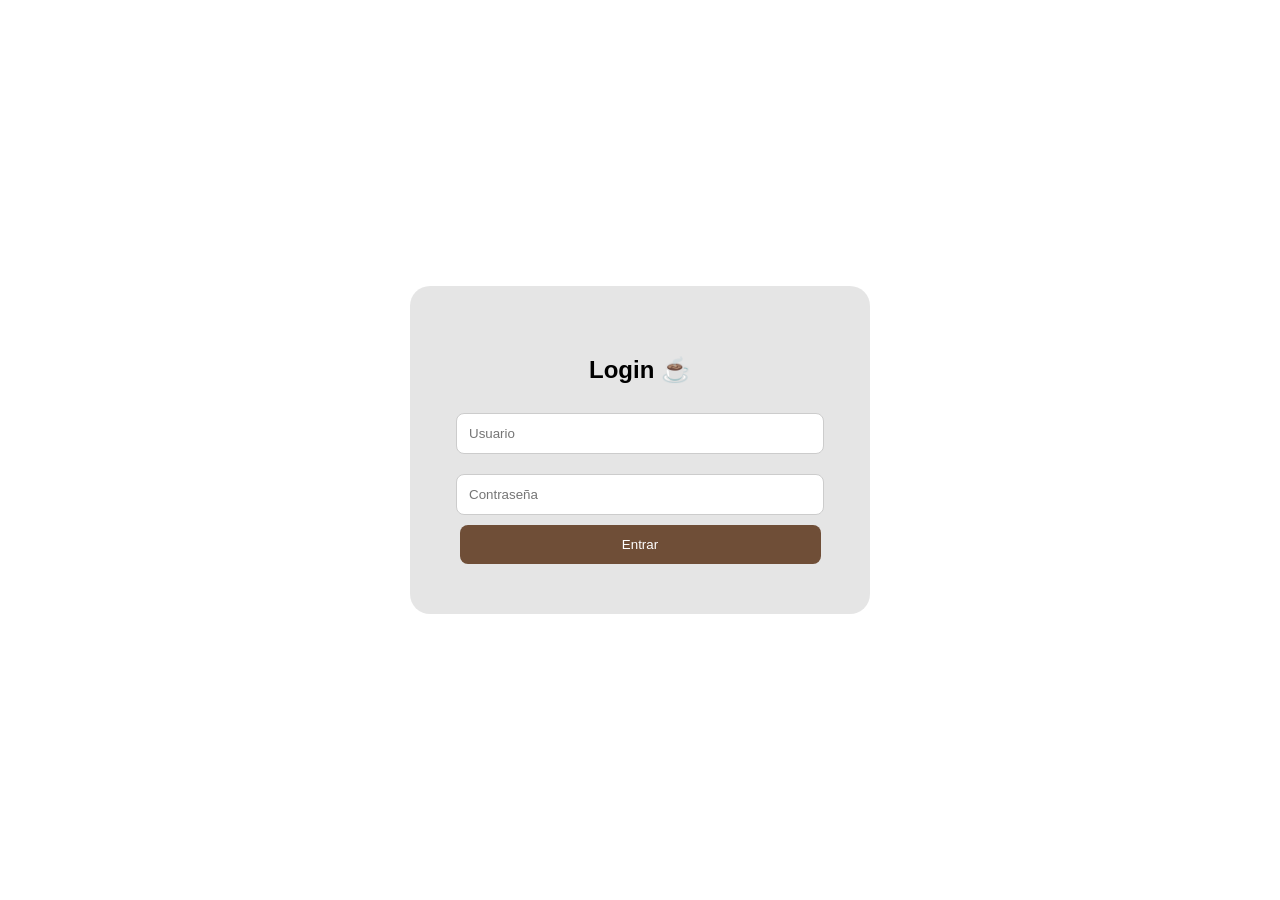
<file: index.html>
<!DOCTYPE html>
<html lang="en">
<head>
  <meta charset="UTF-8">
  <meta name="viewport" content="width=device-width, initial-scale=1.0">
<link rel="stylesheet" href="style.css">
  <link href="https://cdn.jsdelivr.net/npm/bootstrap@5.3.8/dist/css/bootstrap.min.css" rel="stylesheet" integrity="sha384-sRIl4kxILFvY47J16cr9ZwB07vP4J8+LH7qKQnuqkuIAvNWLzeN8tE5YBujZqJLB" crossorigin="anonymous">
  <script src="https://cdn.jsdelivr.net/npm/bootstrap@5.3.8/dist/js/bootstrap.bundle.min.js" integrity="sha384-FKyoEForCGlyvwx9Hj09JcYn3nv7wiPVlz7YYwJrWVcXK/BmnVDxM+D2scQbITxI" crossorigin="anonymous"></script>
  <title>Document</title>

</head>
<body>
  

 
 <nav class="navbar navbar-expand-lg navbar-dark fixed-top" style=" background: linear-gradient(to bottom, rgba(0, 0, 0, 0.993), rgba(0,0,0,0.3), transparent);" >
  <div class="container-fluid">
    
    <!-- Logo -->
 <a class="navbar-brand fw-bold" href="index.html">
  <img src="imagenes/logo2.jpg" alt="Logo" class="logo-navbar">
</a>


    <!-- Botón responsive -->
    <button class="navbar-toggler" type="button" data-bs-toggle="collapse" 
            data-bs-target="#navbarNav" aria-controls="navbarNav" 
            aria-expanded="false" aria-label="Toggle navigation">
      <span class="navbar-toggler-icon"></span>
    </button>

 <!-- Links -->
<div class="collapse navbar-collapse" id="navbarNav">

  <!-- Menú centrado -->
  <ul class="navbar-nav mx-auto">
    <li class="nav-item mx-3">
      <a class="nav-link active fw-bold" aria-current="page" href="index.html">Inicio</a>
    </li>

    <li class="nav-item dropdown mx-3">
      <a class="nav-link fw-bold dropdown-toggle" href="" role="button" data-bs-toggle="dropdown" aria-expanded="false">
        Bebidas
      </a>
      <ul class="dropdown-menu dropdown-menu-brown">
        <li><a class="dropdown-item" href="bebidasFrias.html">Bebidas Frías</a></li>
        <li><a class="dropdown-item" href="bebidasCalientes.html">Bebidas Calientes</a></li>
      </ul>
    </li>

   
      <li class="nav-item mx-3">
      <a class="nav-link fw-bold" aria-current="page" href="Acompañamientos.html">Acompañamientos</a>
    </li>

    <li class="nav-item mx-3">
      <a class="nav-link fw-bold" href="nosotros.html">Nosotros</a>
    </li>
   
  </ul>

  <!-- Botón login a la derecha -->
<a href="#" onclick="logout()" class="btn-login ms-lg-3">Logout</a>
</div>

  </div>
</nav>



<div class="ImagenHome">
  <img src="imagenes/imagentop.jpg" alt="Imagen de fondo" style="width: 100%; height: 100vh; object-fit: cover;">
  <div class="texto-encima">
    <h1>El aroma que despierta tus sentidos ☕</h1>
    <p>Comenzá tu día con el sabor auténtico del mejor café artesanal.  
    Hecho con granos seleccionados y amor en cada taza.  
    Pedilo ahora y sentí el placer del buen café en casa.</p>
    <a href="bebidasCalientes.html" class="btn-marron">Quiero mi café</a>
  </div>
</div>
  
 <section class="historia">
  <div class="contenedor-historia">
    <div class="texto-historia">
      <h2>Nuestra Historia</h2>
      <p>
        Todo comenzó con una simple pasión: el amor por el buen café.  
        En nuestro pequeño local, tostábamos granos a mano y servíamos cada taza con dedicación.  
        Con el tiempo, esa pasión creció, y hoy llevamos ese mismo aroma y sabor  
        directamente a tu hogar.  
      </p>
      <p>
        Creemos que una buena taza de café puede cambiar tu día,  
        y por eso seleccionamos granos de calidad, de origen sustentable,  
        para ofrecerte una experiencia única en cada sorbo.
      </p>
    </div>

    <div class="imagen-historia">
      <img src="https://images.unsplash.com/photo-1613336027492-8743a1becef3?ixlib=rb-4.1.0&ixid=M3wxMjA3fDB8MHxwaG90by1wYWdlfHx8fGVufDB8fHx8fA%3D%3D&auto=format&fit=crop&q=80&w=1470" alt="Nuestra historia del café">
    </div>
  </div>
</section>

<section class="hero">
    <div class="overlay"></div>
    <div class="contenido">
      <h1>Café entregado<br>en tu puerta.</h1>
      <p>Únete a nuestro Club del Café y recibe tus mezclas favoritas en tu casa según tu horario.  
         Puedes elegir entregas semanales, quincenales o mensuales.</p>
      <a href="bebidasCalientes.html" class="btn btn-marron">Comprar ahora</a>
    </div>
  </section>
<h2 class="titulo-seccion" style="font-size: 2rem; margin-top: 20px; color: #5a3825; font-weight: bold; text-align: center;">Promos</h2>

<div id="cardCarousel" class="carousel slide" data-bs-ride="carousel" data-bs-interval="3000">
  <div class="carousel-inner">

    <!-- SLIDE 1 -->
    <div class="carousel-item active" style="padding: 50px;">
      <div class="d-flex justify-content-center">
        <div class="card mx-2" style="width: 10rem;">
          <a href="promo.html?promo=promo1"><img src="imagenes/promo1.jpg" class="card-img-top" style="height: 30vh;" alt="Promo 1"></a>
        </div>
        <div class="card mx-2" style="width: 10rem;">
          <a href="promo.html?promo=promo2"><img src="imagenes/promo2.jpg" class="card-img-top" style="height: 30vh;" alt="Promo 2"></a>
        </div>
        <div class="card mx-2" style="width: 10rem;">
          <a href="promo.html?promo=tostado"><img src="imagenes/2x1tostado.jpg" class="card-img-top" style="height: 30vh;" alt="Tostado 2x1"></a>
        </div>
        <div class="card mx-2" style="width: 10rem;">
          <a href="promo.html?promo=promo3"><img src="imagenes/promo3.jpg" class="card-img-top" style="height: 30vh;" alt="Promo 3"></a>
        </div>
        <div class="card mx-2" style="width: 10rem;">
          <a href="promo.html?promo=latte"><img src="imagenes/2x1latte.jpg" class="card-img-top" style="height: 30vh;" alt="Latte 2x1"></a>
        </div>
      </div>
    </div>

  </div>
</div>

  

<style>
  .logo-navbar {
  width: 60px;           /* Tamaño pequeño */
  height: 60px;          /* Mantiene proporción cuadrada */
  border-radius: 50%;    /* Hace que sea totalmente redondo */
  object-fit: cover;     /* Ajusta la imagen dentro del círculo */
  border: 2px solid #5a3825; /* Opcional: borde color café */
}
/* 📱 PROMOS RESPONSIVE */
@media (max-width: 768px) {

  #cardCarousel .carousel-item {
    padding: 20px !important;
  }

  #cardCarousel .d-flex {
    flex-wrap: wrap;
    justify-content: center !important;
  }

  #cardCarousel .card {
    width: 45% !important;   /* 2 por fila */
    margin: 10px !important;
  }

  #cardCarousel .card img {
    height: 150px !important;
    object-fit: cover;
  }
}
  .ImagenHome {
  position: relative;
  width: 100%;
  height: 100vh;
  overflow: hidden;
}

.ImagenHome img {
  width: 100%;
  height: 100vh;
  object-fit: cover;
  filter: brightness(70%); /* oscurece un poco la imagen para resaltar el texto */
}

.texto-encima {
  position: absolute;
  top: 50%;
  left: 10%;
  transform: translateY(-50%);
  color: #fff;
  max-width: 550px;
}

.texto-encima h1 {
  font-size: 3rem;
  font-weight: bold;
  color: #f4e1c1; /* tono cálido tipo café */
  margin-bottom: 20px;
}

.texto-encima p {
  font-size: 1.2rem;
  margin-bottom: 25px;
  line-height: 1.6;
  color: #f9f9f9;
}

.btn-marron {
  background-color: #8B4513;
  border: none;
  color: white;
  padding: 12px 28px;
  font-weight: bold;
  border-radius: 30px;
  transition: all 0.2s ease;
  text-decoration: none;
  font-size: 1.1rem;
}

.btn-marron:hover {
  background-color: #A0522D;
  transform: translateY(-3px);
  box-shadow: 0 6px 12px rgba(0,0,0,0.3);
}
     .hero {
      position: relative;
      width: 100%;
      height: 70vh;
      background-image: url('imagenes/imagenpedidos.jpg'); /* 👈 Cambia por el nombre de tu imagen */
      background-size: cover;
      background-position: center;
      color: white;
      display: flex;
      align-items: center;
      justify-content: left;
      padding-left: 5%;
    }

    .overlay {
      position: absolute;
      top: 0;
      left: 0;
      width: 100%;
      height: 100%;
      background: rgba(0,0,0,0.45); /* Oscurece un poco para que se lea el texto */
    }

    .contenido {
      position: relative;
      max-width: 600px;
      z-index: 2;
    }

    .contenido h1 {
      font-size: 3rem;
      font-weight: bold;
      margin-bottom: 20px;
      color: #f4e1c1; /* tono cálido tipo café */
    }

    .contenido p {
      font-size: 1.1rem;
      line-height: 1.6;
      color: #f8f8f8;
      margin-bottom: 30px;
    }

    .btn-marron {
      background-color: #8B4513;
      border: none;
      color: white;
      padding: 10px 25px;
      font-weight: bold;
      border-radius: 30px;
      transition: all 0.2s ease;
    }

    .btn-marron:hover {
      background-color: #A0522D;
      transform: translateY(-3px);
      box-shadow: 0 6px 12px rgba(0,0,0,0.3);
    }
 .btn-login {
  background-color: #918e8e49 !important;
  color: white !important;
  text-decoration: none;
  padding: 8px 15px;
  border-radius: 5px;
  font-weight: bold;
  margin-left: auto;
  transition: 0.3s;
}

.btn-login:hover {
  background-color: #c0bebe31 !important;
}


body {
  background: linear-gradient(to bottom, #f5e6d3, #d9b99b);
}
.historia {
  background-color: #f5f3ef;
  padding: 80px 10%;
  display: flex;
  justify-content: center;
  align-items: center;
}

.contenedor-historia {
  display: flex;
  align-items: center;
  justify-content: space-between;
  gap: 50px;
  flex-wrap: wrap;
}

.texto-historia {
  flex: 1 1 45%;
}

.texto-historia h2 {
  font-size: 2.5rem;
  color: #5a3825;
  margin-bottom: 20px;
  font-weight: bold;
}

.texto-historia p {
  font-size: 1.1rem;
  line-height: 1.7;
  color: #4b3b2b;
  margin-bottom: 15px;
}

.imagen-historia {
  flex: 1 1 45%;
  text-align: center;
}

.imagen-historia img {
  width: 100%;
  max-width: 500px;
  border-radius: 15px;
  box-shadow: 0 5px 15px rgba(0,0,0,0.2);
}
.footer {
  background: linear-gradient(180deg, #4e342e, #3e2723);
  font-family: 'Poppins', sans-serif;
}

.footer h5 {
  color: #f4e1c1;
  font-size: 1.4rem;
}

.footer p {
  color: #f8f8f8;
  line-height: 1.6;
}

.enlace-footer {
  color: #f8f8f8;
  text-decoration: none;
  transition: color 0.3s ease;
}

.enlace-footer:hover {
  color: #d7b89c;
  text-decoration: underline;
}

.redes {
  margin-top: 15px;
}

.icono {
  color: #f8f8f8;
  font-size: 1.5rem;
  margin-right: 15px;
  transition: all 0.3s ease;
}

.icono:hover {
  color: #d7b89c;
  transform: translateY(-3px);
}

.derechos {
  background-color: rgba(0, 0, 0, 0.25);
  font-size: 0.95rem;
  color: #e0d6c2;
}
.elegirnos {
  background-color: #f5f3ef;
  padding: 80px 10%;
  text-align: center;
}

.titulo-seccion {
  font-size: 2.5rem;
  color: #5a3825;
  font-weight: bold;
  margin-bottom: 15px;
}

.card-opinion {
  background-color: #ffffff;
  color: #202020;
  border-radius: 15px;
  padding: 15px;
  text-align: center;
  box-shadow: 0 4px 12px rgba(0,0,0,0.2);
}

.card-opinion img {
  border-radius: 15px;
  height: 200px;
  object-fit: cover;
  margin-bottom: 15px;
}

.card-opinion h5 {
  font-weight: bold;
  margin-bottom: 10px;
}

.card-opinion p {
  font-size: 0.9rem;
  line-height: 1.4;
}


</style>
<section class="elegirnos py-5">
  <div class="container text-center">
    <h2 class="titulo-seccion mb-4">¿Por qué nos eligen?</h2>
    <p class="subtitulo-seccion mb-5">
      Nuestros clientes disfrutan más que una taza de café:  
      viven una experiencia llena de sabor, aroma y momentos inolvidables ☕
    </p>

    <!-- Carousel -->
    <div id="carouselOpiniones" class="carousel slide" data-bs-ride="carousel">
      <div class="carousel-inner">

        <!-- Slide 1 -->
        <div class="carousel-item active">
          <div class="row justify-content-center">
            <!-- Tarjeta 1 -->
            <div class="col-md-4 mb-4">
              <div class="card-opinion">
                <img src="https://images.unsplash.com/photo-1522202176988-66273c2fd55f" class="d-block w-100" alt="Cliente feliz">
                <h5>Atención personalizada</h5>
                <p>Nos encanta conocer a cada cliente y preparar su café tal como le gusta. Cada visita es especial.</p>
              </div>
            </div>
            <!-- Tarjeta 2 -->
            <div class="col-md-4 mb-4">
              <div class="card-opinion">
                <img src="https://images.unsplash.com/photo-1495474472287-4d71bcdd2085" class="d-block w-100" alt="Café artesanal">
                <h5>Calidad artesanal</h5>
                <p>Seleccionamos granos premium y los tostamos con dedicación para ofrecerte un sabor único en cada sorbo.</p>
              </div>
            </div>
            <!-- Tarjeta 3 -->
            <div class="col-md-4 mb-4">
              <div class="card-opinion">
                <img src="imagenes/coffe.png" class="d-block w-100" alt="Ambiente cálido">
                <h5>Ambiente acogedor</h5>
                <p>Un espacio cálido y tranquilo, ideal para relajarte, estudiar o disfrutar un momento contigo mismo.</p>
              </div>
            </div>
          </div>
        </div>

        <!-- Slide 2 -->
        <div class="carousel-item">
          <div class="row justify-content-center">
            <!-- Tarjeta 4 -->
            <div class="col-md-4 mb-4">
              <div class="card-opinion">
                <img src="https://images.unsplash.com/photo-1509042239860-f550ce710b93" class="d-block w-100" alt="Bebidas únicas">
                <h5>Bebidas únicas</h5>
                <p>Innovamos constantemente con recetas especiales y sabores que no encontrarás en otro lugar.</p>
              </div>
            </div>
            <!-- Tarjeta 5 -->
            <div class="col-md-4 mb-4">
              <div class="card-opinion">
                <img src="https://images.unsplash.com/photo-1509042239860-f550ce710b93?ixlib=rb-4.0.3&auto=format&fit=crop&w=800&q=80" class="d-block w-100" alt="Sostenibilidad">
                <h5>Sostenibilidad</h5>
                <p>Apoyamos prácticas responsables con el medio ambiente y fomentamos el comercio justo en cada grano.</p>
              </div>
            </div>
            <!-- Tarjeta 6 -->
            <div class="col-md-4 mb-4">
              <div class="card-opinion">
                <img src="https://plus.unsplash.com/premium_photo-1723568505630-2908bd3dc333?ixlib=rb-4.1.0&ixid=M3wxMjA3fDB8MHxzZWFyY2h8MXx8Y29tdW5pZGFkJTIwY2FmZXxlbnwwfHwwfHx8MA%3D%3D&auto=format&fit=crop&q=60&w=500" class="d-block w-100" alt="Comunidad">
                <h5>Comunidad</h5>
                <p>Creamos un espacio donde amigos y familias se reúnen y comparten momentos memorables.</p>
              </div>
            </div>
          </div>
        </div>

      </div>

      <!-- Controles -->
      <button class="carousel-control-prev" type="button" data-bs-target="#carouselOpiniones" data-bs-slide="prev">
        <span class="carousel-control-prev-icon" aria-hidden="true"></span>
        <span class="visually-hidden">Anterior</span>
      </button>
      <button class="carousel-control-next" type="button" data-bs-target="#carouselOpiniones" data-bs-slide="next">
        <span class="carousel-control-next-icon" aria-hidden="true"></span>
        <span class="visually-hidden">Siguiente</span>
      </button>

    </div>
  </div>
</section>

<footer class="footer text-white">
  <div class="container p-4">
    <div class="row align-items-start">

      <!-- Acerca de -->
      <div class="col-lg-4 col-md-6 mb-4 mb-md-0">
        <h5 class="fw-bold mb-3">☕ Mi Cafetería</h5>
        <p>
          Viví la experiencia del café artesanal.  
          Granos seleccionados, aromas únicos y el sabor  
          que transforma cada momento en una pausa perfecta.  
        </p>
      </div>

      <!-- Enlaces -->
      <div class="col-lg-4 col-md-6 mb-4 mb-md-0">
        <h5 class="fw-bold mb-3">Enlaces útiles</h5>
        <ul class="list-unstyled">
          <li><a href="index.html" class="enlace-footer">Inicio</a></li>
          <li><a href="index.html" class="enlace-footer">Menú</a></li>
          <li><a href="Acompañamientos.html" class="enlace-footer">Acompañamientos</a></li>
          <li><a href="nosotros.html" class="enlace-footer">Nosotros</a></li>
        </ul>
      </div>

      <!-- Contacto -->
      <div class="col-lg-4 col-md-12 mb-4 mb-md-0">
        <h5 class="fw-bold mb-3">Contáctanos</h5>
        <p>📍 Av. Siempre Viva 123, Ciudad</p>
        <p>📞 +54 9 1234 5678</p>
        <p>✉️ contacto@micafeteria.com</p>

        <div class="redes">
          <a href="#" class="icono"><i class="bi bi-facebook"></i></a>
          <a href="#" class="icono"><i class="bi bi-instagram"></i></a>
          <a href="#" class="icono"><i class="bi bi-whatsapp"></i></a>
        </div>
      </div>

    </div>
  </div>

  <!-- Derechos reservados -->
  <div class="text-center p-3 derechos">
    © 2025 <strong>Mi Cafetería</strong> - Todos los derechos reservados
  </div>
</footer>

<!-- Iconos Bootstrap -->
<link rel="stylesheet" href="https://cdn.jsdelivr.net/npm/bootstrap-icons@1.11.1/font/bootstrap-icons.css">

<script>
const form = document.getElementById("loginForm");

form.addEventListener("submit", function(e) {
  e.preventDefault();

  const usuario = document.getElementById("usuario").value;
  const password = document.getElementById("password").value;

  // Usuario fake (podés cambiarlo)
  const usuarioCorrecto = "admin";
  const passwordCorrecta = "1234";

  if (usuario === usuarioCorrecto && password === passwordCorrecta) {

    // Guardamos sesión
    localStorage.setItem("logueado", "true");

    // Redirigir al inicio
    window.location.href = "index.html";

  } else {
    alert("Usuario o contraseña incorrectos");
  }
});
</script>

<script>
if (localStorage.getItem("logueado") !== "true") {
  window.location.href = "login.html";
}
</script>
<script>
function logout() {
  localStorage.removeItem("logueado");
  window.location.href = "login.html";
}
</script>

<script>
  // 🔐 Protección
  if (localStorage.getItem("logueado") !== "true") {
    window.location.href = "login.html";
  }

  // 🚪 Logout
  function logout() {
    localStorage.removeItem("logueado");
    window.location.href = "login.html";
  }
</script>
</body>
</html>
</file>
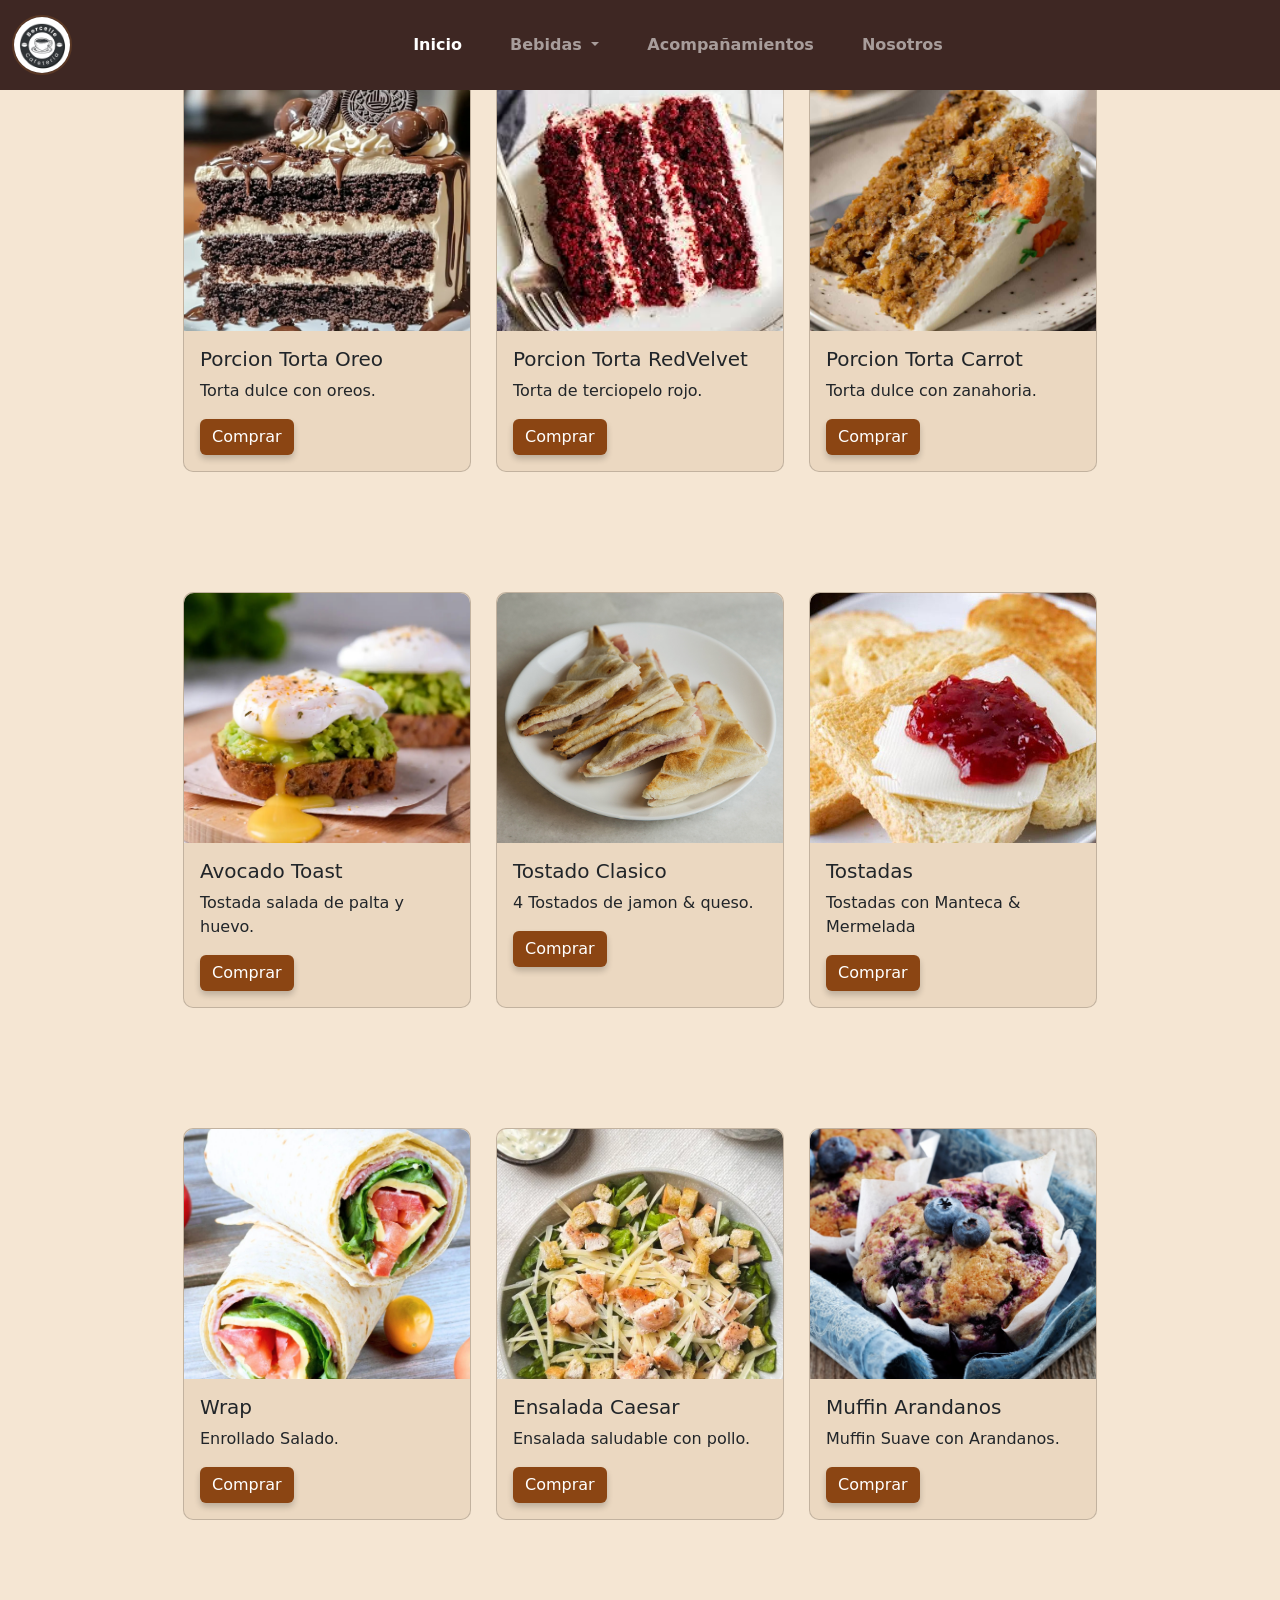
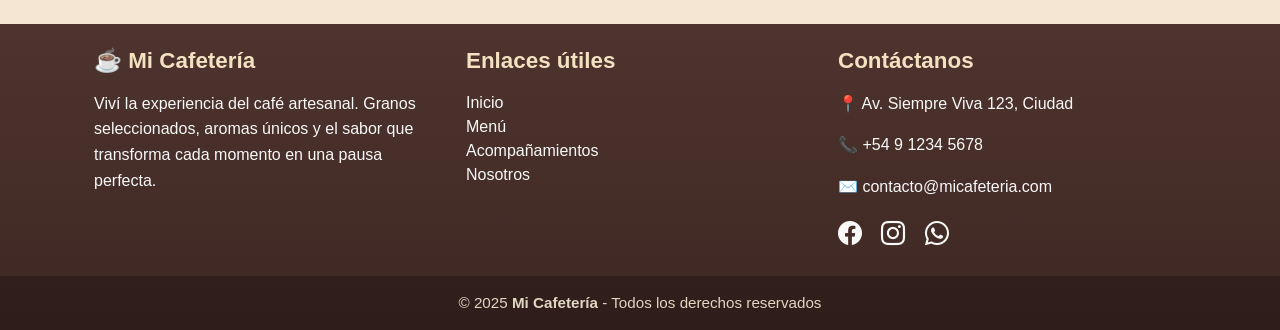
<file: Acompañamientos.html>
<!DOCTYPE html>
<html lang="en">
<head>
  <meta charset="UTF-8">
  <meta name="viewport" content="width=device-width, initial-scale=1.0">
<link rel="stylesheet" href="style.css">
  <link href="https://cdn.jsdelivr.net/npm/bootstrap@5.3.8/dist/css/bootstrap.min.css" rel="stylesheet" integrity="sha384-sRIl4kxILFvY47J16cr9ZwB07vP4J8+LH7qKQnuqkuIAvNWLzeN8tE5YBujZqJLB" crossorigin="anonymous">
  <script src="https://cdn.jsdelivr.net/npm/bootstrap@5.3.8/dist/js/bootstrap.bundle.min.js" integrity="sha384-FKyoEForCGlyvwx9Hj09JcYn3nv7wiPVlz7YYwJrWVcXK/BmnVDxM+D2scQbITxI" crossorigin="anonymous"></script>
  <title>Document</title>

</head>
<body>
  

 
 <nav class="navbar navbar-expand-lg navbar-dark fixed-top" style="background-color: #3e2723; height: 10vh;">
  <div class="container-fluid">
    
    <!-- Logo -->
   <a class="navbar-brand fw-bold" href="index.html">
  <img src="imagenes/logo2.jpg" alt="Logo" class="logo-navbar">
</a>

    <!-- Botón responsive -->
    <button class="navbar-toggler" type="button" data-bs-toggle="collapse" 
            data-bs-target="#navbarNav" aria-controls="navbarNav" 
            aria-expanded="false" aria-label="Toggle navigation">
      <span class="navbar-toggler-icon"></span>
    </button>

    <div class="collapse navbar-collapse justify-content-center" id="navbarNav">
      <ul class="navbar-nav">
        <li class="nav-item mx-3">
          <a class="nav-link active fw-bold" aria-current="page" href="index.html">Inicio</a>
        </li>

        <li class="nav-item dropdown mx-3">
          <a class="nav-link fw-bold dropdown-toggle " href="" role="button" data-bs-toggle="dropdown" aria-expanded="false">
            Bebidas
          </a>
          <ul class="dropdown-menu dropdown-menu-brown">
            <li><a class="dropdown-item" href="bebidasFrias.html"> Bebidas Frías</a></li>
            <li><a class="dropdown-item" href="bebidasCalientes.html"> Bebidas Calientes</a></li>
          </ul>
        </li>

        <li class="nav-item mx-3">
          <a class="nav-link fw-bold" href="Acompañamientos.html">Acompañamientos</a>
        </li>

        <li class="nav-item mx-3">
          <a class="nav-link fw-bold" href="nosotros.html">Nosotros</a>
        </li>
       
      </ul>
    </div>
  </div>
</nav>
<div class="card-container">
  <div class="card" style="width: 18rem;">
    <img src="imagenes/oreo.jpg" class="card-img-top" >
    <div class="card-body">
      <h5 class="card-title">Porcion Torta Oreo</h5>
      <p class="card-text">Torta dulce con oreos.</p>
      <a href="comprar.html" class="btn btn-brown">Comprar</a>
    </div>
  </div>

  <div class="card" style="width: 18rem;">
    <img src="imagenes/redvelvet.jpg" class="card-img-top" >
    <div class="card-body">
      <h5 class="card-title">Porcion Torta RedVelvet</h5>
      <p class="card-text">Torta de terciopelo rojo.</p>
       <a href="comprar.html" class="btn btn-brown">Comprar</a>
    </div>
  </div>

  <div class="card" style="width: 18rem;">
    <img src="imagenes/carrot.jpg" class="card-img-top" >
    <div class="card-body">
      <h5 class="card-title">Porcion Torta Carrot</h5>
      <p class="card-text">Torta dulce con zanahoria.</p>
      <a href="comprar.html" class="btn btn-brown">Comprar</a>
    </div>
  </div>
</div>

 
  <div class="card-container">
  <div class="card" style="width: 18rem;">
    <img src="imagenes/palta.jpg" class="card-img-top" >
    <div class="card-body">
      <h5 class="card-title">Avocado Toast</h5>
      <p class="card-text">Tostada salada de palta y huevo.</p>
      <a href="comprar.html" class="btn btn-brown">Comprar</a>
    </div>
  </div>


  <div class="card" style="width: 18rem;">
    <img src="imagenes/tostado.jpg" class="card-img-top" >
    <div class="card-body">
      <h5 class="card-title">Tostado Clasico</h5>
      <p class="card-text">4 Tostados de jamon & queso.</p>
      <a href="comprar.html" class="btn btn-brown">Comprar</a>
    </div>
  </div>

  <div class="card" style="width: 18rem;">
    <img src="imagenes/tostadas.jpg" class="card-img-top" >
    <div class="card-body">
      <h5 class="card-title">Tostadas</h5>
      <p class="card-text">Tostadas con Manteca & Mermelada</p>
       <a href="comprar.html" class="btn btn-brown">Comprar</a>
    </div>
  </div>
</div>

 
  <div class="card-container">
  <div class="card" style="width: 18rem;">
    <img src="imagenes/wrap.jpg" class="card-img-top">
    <div class="card-body">
      <h5 class="card-title">Wrap</h5>
      <p class="card-text">Enrollado Salado.</p>
        <a href="comprar.html" class="btn btn-brown">Comprar</a>
    </div>
  </div>

  <div class="card" style="width: 18rem;">
    <img src="imagenes/ensalada.jpg" class="card-img-top" >
    <div class="card-body">
      <h5 class="card-title">Ensalada Caesar</h5>
      <p class="card-text">Ensalada saludable con pollo.</p>
       <a href="comprar.html" class="btn btn-brown">Comprar</a>
    </div>
  </div>

  <div class="card" style="width: 18rem;">
    <img src="imagenes/arandanos.jpg" class="card-img-top" >
    <div class="card-body">
      <h5 class="card-title">Muffin Arandanos</h5>
      <p class="card-text">Muffin Suave con Arandanos.</p>
       <a href="comprar.html" class="btn btn-brown">Comprar</a>
    </div>
  </div>
</div>







<br>
<style>
  .btn-brown {
  background-color: #8B4513; /* Marrón cálido */
  border: none;
  color: white;
  transition: all 0.2s ease;
  box-shadow: 0 4px 6px rgba(0,0,0,0.2);
}

/* Efecto hover (al pasar el mouse) */
.btn-brown:hover {
  background-color: #A0522D; /* Marrón un poco más claro */
  transform: translateY(-3px); /* Se levanta un poquito */
  box-shadow: 0 6px 10px rgba(0,0,0,0.3);
}

/* Efecto al presionar */
.btn-brown:active {
  transform: translateY(0);
  box-shadow: 0 3px 6px rgba(0,0,0,0.2);
}
  .logo-navbar {
  width: 60px;           /* Tamaño pequeño */
  height: 60px;          /* Mantiene proporción cuadrada */
  border-radius: 50%;    /* Hace que sea totalmente redondo */
  object-fit: cover;     /* Ajusta la imagen dentro del círculo */
  border: 2px solid #5a3825; /* Opcional: borde color café */
}
.card-img-top {
  height: 250px; 
  object-fit: cover;
  border-top-left-radius: 10px;
  border-top-right-radius: 10px;
}
body {
  background-color:  #f5e6d3;
}
.footer {
  background: linear-gradient(180deg, #4e342e, #3e2723);
  font-family: 'Poppins', sans-serif;
}

.footer h5 {
  color: #f4e1c1;
  font-size: 1.4rem;
}

.footer p {
  color: #f8f8f8;
  line-height: 1.6;
}

.enlace-footer {
  color: #f8f8f8;
  text-decoration: none;
  transition: color 0.3s ease;
}

.enlace-footer:hover {
  color: #d7b89c;
  text-decoration: underline;
}

.redes {
  margin-top: 15px;
}

.icono {
  color: #f8f8f8;
  font-size: 1.5rem;
  margin-right: 15px;
  transition: all 0.3s ease;
}

.icono:hover {
  color: #d7b89c;
  transform: translateY(-3px);
}

.derechos {
  background-color: rgba(0, 0, 0, 0.25);
  font-size: 0.95rem;
  color: #e0d6c2;
}
body {
   background-image: url('https://images.unsplash.com/photo-1509042239860-f550ce710b93?auto=format&fit=crop&w=1600&q=80');
  background-size: cover;
  background-position: center;
  background-attachment: fixed;
  background-repeat: no-repeat;
  width: 100%;
  color: #3e2723;
  
}


.info {
  background-color: rgba(62, 39, 35, 0.95);
  height: 10vh;
  width: 100%;
  font-family:'Franklin Gothic Medium', 'Arial Narrow', Arial, sans-serif;
  padding: 40px;
  color: #f5e6d3;
  box-shadow: 0px 15px 20px rgba(0, 0, 0, 0.3);
  text-align: center;
  font-size: 1.3rem;
}

.card-container {
  display: flex;
  flex-wrap: wrap;
  gap: 25px;
  justify-content: center;
  padding: 40px;
  background-color: rgba(236, 128, 128, 0);
  border-radius: 15px;
  margin: 40px auto;
  width: 90%;
}

.card {
  transition: transform 0.3s, box-shadow 0.3s;
  border-radius: 10px;
  background-color: rgb(235, 216, 193);
}

.card:hover {
  transform: scale(1.05);
  box-shadow: 0 8px 15px rgba(0,0,0,0.3);
}


.card-img-top {
  height: 250px; 
  object-fit: cover;
  border-top-left-radius: 10px;
  border-top-right-radius: 10px;
}

</style>
<footer class="footer text-white">
  <div class="container p-4">
    <div class="row align-items-start">

      <!-- Acerca de -->
      <div class="col-lg-4 col-md-6 mb-4 mb-md-0">
        <h5 class="fw-bold mb-3">☕ Mi Cafetería</h5>
        <p>
          Viví la experiencia del café artesanal.  
          Granos seleccionados, aromas únicos y el sabor  
          que transforma cada momento en una pausa perfecta.  
        </p>
      </div>

     <div class="col-lg-4 col-md-6 mb-4 mb-md-0">
        <h5 class="fw-bold mb-3">Enlaces útiles</h5>
        <ul class="list-unstyled">
          <li><a href="index.html" class="enlace-footer">Inicio</a></li>
          <li><a href="index.html" class="enlace-footer">Menú</a></li>
          <li><a href="Acompañamientos.html" class="enlace-footer">Acompañamientos</a></li>
          <li><a href="nosotros.html" class="enlace-footer">Nosotros</a></li>
        </ul>
      </div>

      <!-- Contacto -->
      <div class="col-lg-4 col-md-12 mb-4 mb-md-0">
        <h5 class="fw-bold mb-3">Contáctanos</h5>
        <p>📍 Av. Siempre Viva 123, Ciudad</p>
        <p>📞 +54 9 1234 5678</p>
        <p>✉️ contacto@micafeteria.com</p>

        <div class="redes">
          <a href="#" class="icono"><i class="bi bi-facebook"></i></a>
          <a href="#" class="icono"><i class="bi bi-instagram"></i></a>
          <a href="#" class="icono"><i class="bi bi-whatsapp"></i></a>
        </div>
      </div>

    </div>
  </div>

  <!-- Derechos reservados -->
  <div class="text-center p-3 derechos">
    © 2025 <strong>Mi Cafetería</strong> - Todos los derechos reservados
  </div>
</footer>

<!-- Iconos Bootstrap -->
<link rel="stylesheet" href="https://cdn.jsdelivr.net/npm/bootstrap-icons@1.11.1/font/bootstrap-icons.css">



</body>
</html>
</file>
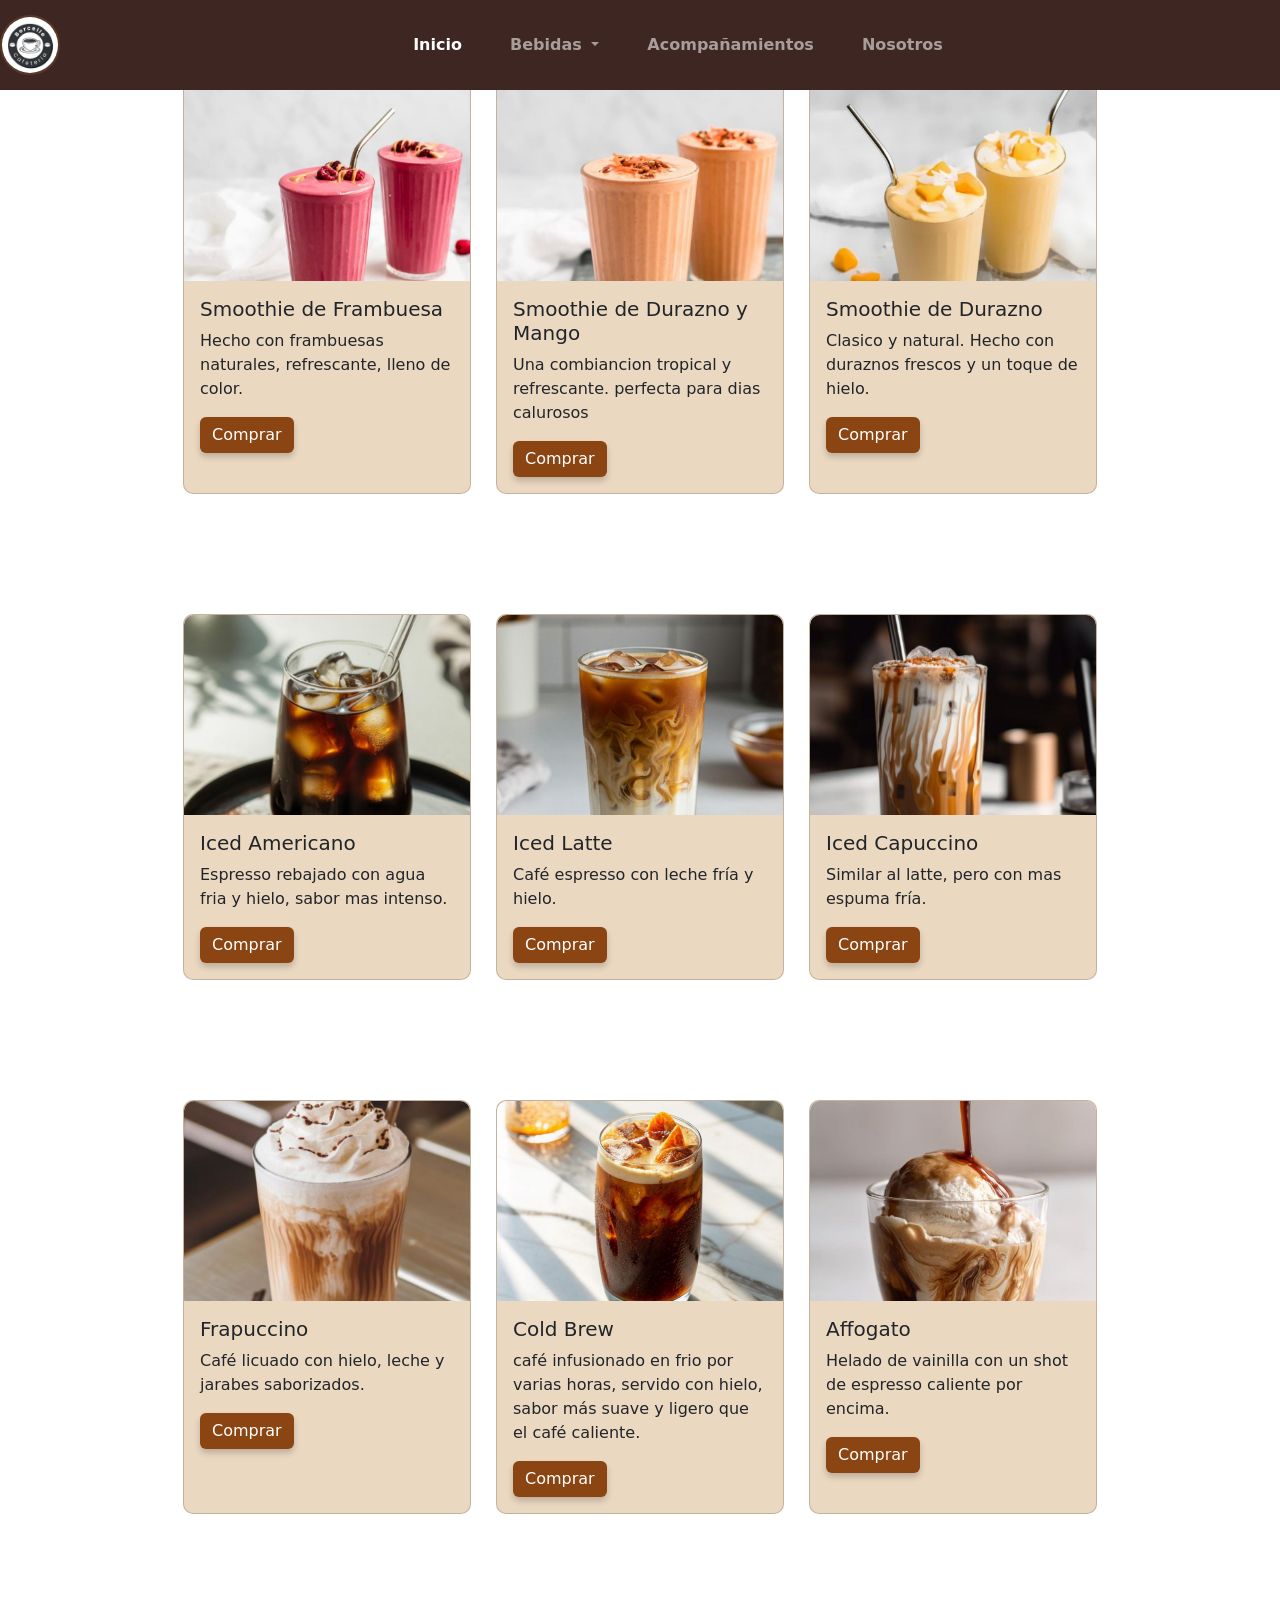
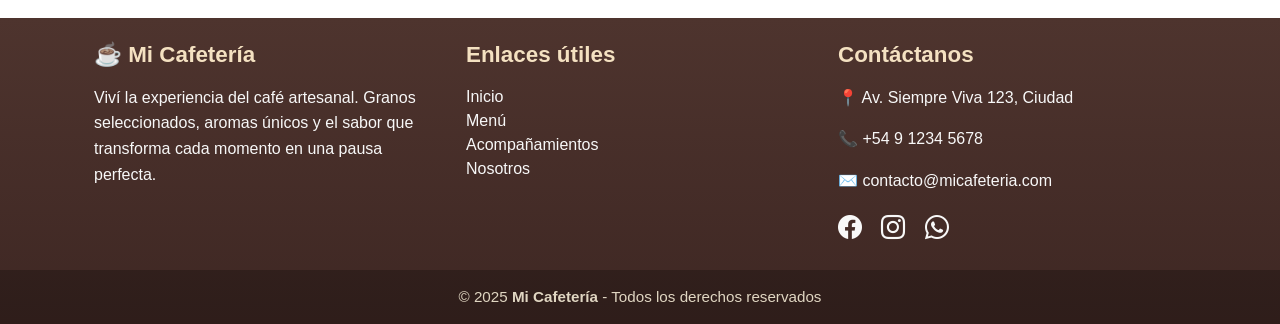
<file: bebidasFrias.html>
<!DOCTYPE html>
<html lang="en">
<head>
  <meta charset="UTF-8">
  <meta name="viewport" content="width=device-width, initial-scale=1.0">
  <link rel="stylesheet" href="style.css">
  <link href="https://cdn.jsdelivr.net/npm/bootstrap@5.3.8/dist/css/bootstrap.min.css" rel="stylesheet">
  <script src="https://cdn.jsdelivr.net/npm/bootstrap@5.3.8/dist/js/bootstrap.bundle.min.js"></script>
  <title>Document</title>
</head>
<body>
 
 <nav class="navbar navbar-expand-lg navbar-dark fixed-top" style="background-color: #3e2723; height: 10vh;">

   <a class="navbar-brand fw-bold" href="index.html">
  <img src="imagenes/logo2.jpg" alt="Logo" class="logo-navbar">
</a>
    <button class="navbar-toggler" type="button" data-bs-toggle="collapse" 
            data-bs-target="#navbarNav" aria-controls="navbarNav" 
            aria-expanded="false" aria-label="Toggle navigation">
      <span class="navbar-toggler-icon"></span>
    </button>

    <div class="collapse navbar-collapse justify-content-center" id="navbarNav">
      <ul class="navbar-nav">
        <li class="nav-item mx-3">
          <a class="nav-link active fw-bold" aria-current="page" href="index.html">Inicio</a>
        </li>

        <li class="nav-item dropdown mx-3">
          <a class="nav-link fw-bold dropdown-toggle " href="" role="button" data-bs-toggle="dropdown" aria-expanded="false">
            Bebidas
          </a>
          <ul class="dropdown-menu dropdown-menu-brown">
            <li><a class="dropdown-item" href="bebidasFrias.html"> Bebidas Frías</a></li>
            <li><a class="dropdown-item" href="bebidasCalientes.html"> Bebidas Calientes</a></li>
          </ul>
        </li>

        <li class="nav-item mx-3">
          <a class="nav-link fw-bold" href="Acompañamientos.html">Acompañamientos</a>
        </li>

        <li class="nav-item mx-3">
          <a class="nav-link fw-bold" href="nosotros.html">Nosotros</a>
        </li>
       
      </ul>
    </div>
  </div>
</nav>



<div class="card-container">
  <div class="card" style="width: 18rem;">
    <img src="imagenes/smothieFrambuesa.jpg" class="card-img-top" alt="Expresso Caramelo">
    <div class="card-body">
      <h5 class="card-title">Smoothie de Frambuesa</h5>
      <p class="card-text">Hecho con frambuesas naturales, refrescante, lleno de color.</p>
        <a href="comprar.html" class="btn btn-brown">Comprar</a>
    </div>
  </div>

  <!-- Podés seguir copiando y pegando estas cards -->
  <div class="card" style="width: 18rem;">
    <img src="imagenes/SmothieMangoDurazno.jpg" class="card-img-top" alt="Capuccino">
    <div class="card-body">
      <h5 class="card-title">Smoothie de Durazno y Mango</h5>
      <p class="card-text">Una combiancion tropical y refrescante. perfecta para dias calurosos</p>
           <a href="comprar.html" class="btn btn-brown">Comprar</a>
    </div>
  </div>

  <div class="card" style="width: 18rem;">
    <img src="imagenes/SmoothieDurazno.jpg" class="card-img-top" alt="Mocaccino">
    <div class="card-body">
      <h5 class="card-title">Smoothie de Durazno</h5>
      <p class="card-text">Clasico y natural. Hecho con duraznos frescos y un toque de hielo.</p>
        <a href="comprar.html" class="btn btn-brown">Comprar</a>
    </div>
  </div>
</div>

 
  <div class="card-container">
  <div class="card" style="width: 18rem;">
    <img src="imagenes/ColdBrew.jpg" class="card-img-top" alt="Expresso Caramelo">
    <div class="card-body">
      <h5 class="card-title">Iced Americano</h5>
      <p class="card-text"> Espresso rebajado con agua fria y hielo, sabor mas intenso.</p>
         <a href="comprar.html" class="btn btn-brown">Comprar</a>
    </div>
  </div>

  <!-- Podés seguir copiando y pegando estas cards -->
  <div class="card" style="width: 18rem;">
    <img src="imagenes/Icedlatte.jpg" class="card-img-top" alt="Capuccino">
    <div class="card-body">
      <h5 class="card-title">Iced Latte</h5>
      <p class="card-text">Café espresso con leche fría y hielo.</p>
         <a href="comprar.html" class="btn btn-brown">Comprar</a>
    </div>
  </div>

  <div class="card" style="width: 18rem;">
    <img src="imagenes/IcedCapuccino.jpg" class="card-img-top" alt="Mocaccino">
    <div class="card-body">
      <h5 class="card-title">Iced Capuccino</h5>
      <p class="card-text">Similar al latte, pero con mas espuma fría.</p>
     <a href="comprar.html" class="btn btn-brown">Comprar</a>
    </div>
  </div>
</div>

 
  <div class="card-container">
  <div class="card" style="width: 18rem;">
    <img src="imagenes/frapuccino.jpg" class="card-img-top" alt="Expresso Caramelo">
    <div class="card-body">
      <h5 class="card-title">Frapuccino</h5>
      <p class="card-text">Café licuado con hielo, leche y jarabes saborizados.</p>
          <a href="comprar.html" class="btn btn-brown">Comprar</a>
    </div>
  </div>

  <!-- Podés seguir copiando y pegando estas cards -->
  <div class="card" style="width: 18rem;">
    <img src="imagenes/coldBrew1.jpg" class="card-img-top" alt="Capuccino">
    <div class="card-body">
      <h5 class="card-title">Cold Brew</h5>
      <p class="card-text">café infusionado en frio por varias horas, servido con hielo, sabor más suave y ligero que el café caliente.</p>
         <a href="comprar.html" class="btn btn-brown">Comprar</a>
    </div>
  </div>

  <div class="card" style="width: 18rem;">
    <img src="imagenes/Affogato.jpg" class="card-img-top" alt="Mocaccino">
    <div class="card-body">
      <h5 class="card-title">Affogato</h5>
      <p class="card-text">Helado de vainilla con un shot de espresso caliente por encima.</p>
        <a href="comprar.html" class="btn btn-brown">Comprar</a>
    </div>
  </div>
</div>

 
  
<br>
<style>
body {
   background-image: url('https://images.unsplash.com/photo-1509042239860-f550ce710b93?auto=format&fit=crop&w=1600&q=80');
  background-size: cover;
  background-position: center;
  background-attachment: fixed;
  background-repeat: no-repeat;
  width: 100%;
  color: #3e2723;
  
}
.logo-navbar {
  width: 60px;           /* Tamaño pequeño */
  height: 60px;          /* Mantiene proporción cuadrada */
  border-radius: 50%;    /* Hace que sea totalmente redondo */
  object-fit: cover;     /* Ajusta la imagen dentro del círculo */
  border: 2px solid #5a3825; /* Opcional: borde color café */
}

.btn-brown {
  background-color: #8B4513; /* Marrón cálido */
  border: none;
  color: white;
  transition: all 0.2s ease;
  box-shadow: 0 4px 6px rgba(0,0,0,0.2);
}

/* Efecto hover (al pasar el mouse) */
.btn-brown:hover {
  background-color: #A0522D; /* Marrón un poco más claro */
  transform: translateY(-3px); /* Se levanta un poquito */
  box-shadow: 0 6px 10px rgba(0,0,0,0.3);
}

/* Efecto al presionar */
.btn-brown:active {
  transform: translateY(0);
  box-shadow: 0 3px 6px rgba(0,0,0,0.2);
}


.info {
  background-color: rgba(62, 39, 35, 0.95);
  height: 10vh;
  width: 100%;
  font-family:'Franklin Gothic Medium', 'Arial Narrow', Arial, sans-serif;
  padding: 40px;
  color: #f5e6d3;
  box-shadow: 0px 15px 20px rgba(0, 0, 0, 0.3);
  text-align: center;
  font-size: 1.3rem;
}

.card-container {
  display: flex;
  flex-wrap: wrap;
  gap: 25px;
  justify-content: center;
  padding: 40px;
  background-color: rgba(236, 128, 128, 0);
  border-radius: 15px;
  margin: 40px auto;
  width: 90%;
}

.card {
  transition: transform 0.3s, box-shadow 0.3s;
  border-radius: 10px;
  background-color: rgb(235, 216, 193);
}

.card:hover {
  transform: scale(1.05);
  box-shadow: 0 8px 15px rgba(0,0,0,0.3);
}

.card-img-top {
  height: 200px;
  object-fit: cover;
  border-top-left-radius: 10px;
  border-top-right-radius: 10px;
}
.footer {
  background: linear-gradient(180deg, #4e342e, #3e2723);
  font-family: 'Poppins', sans-serif;
}

.footer h5 {
  color: #f4e1c1;
  font-size: 1.4rem;
}

.footer p {
  color: #f8f8f8;
  line-height: 1.6;
}

.enlace-footer {
  color: #f8f8f8;
  text-decoration: none;
  transition: color 0.3s ease;
}

.enlace-footer:hover {
  color: #d7b89c;
  text-decoration: underline;
}

.redes {
  margin-top: 15px;
}

.icono {
  color: #f8f8f8;
  font-size: 1.5rem;
  margin-right: 15px;
  transition: all 0.3s ease;
}

.icono:hover {
  color: #d7b89c;
  transform: translateY(-3px);
}

.derechos {
  background-color: rgba(0, 0, 0, 0.25);
  font-size: 0.95rem;
  color: #e0d6c2;
}
</style>

<footer class="footer text-white">
  <div class="container p-4">
    <div class="row align-items-start">

      <!-- Acerca de -->
      <div class="col-lg-4 col-md-6 mb-4 mb-md-0">
        <h5 class="fw-bold mb-3">☕ Mi Cafetería</h5>
        <p>
          Viví la experiencia del café artesanal.  
          Granos seleccionados, aromas únicos y el sabor  
          que transforma cada momento en una pausa perfecta.  
        </p>
      </div>

      <div class="col-lg-4 col-md-6 mb-4 mb-md-0">
        <h5 class="fw-bold mb-3">Enlaces útiles</h5>
        <ul class="list-unstyled">
          <li><a href="index.html" class="enlace-footer">Inicio</a></li>
          <li><a href="index.html" class="enlace-footer">Menú</a></li>
          <li><a href="Acompañamientos.html" class="enlace-footer">Acompañamientos</a></li>
          <li><a href="nosotros.html" class="enlace-footer">Nosotros</a></li>
        </ul>
      </div>

      <!-- Contacto -->
      <div class="col-lg-4 col-md-12 mb-4 mb-md-0">
        <h5 class="fw-bold mb-3">Contáctanos</h5>
        <p>📍 Av. Siempre Viva 123, Ciudad</p>
        <p>📞 +54 9 1234 5678</p>
        <p>✉️ contacto@micafeteria.com</p>

        <div class="redes">
          <a href="#" class="icono"><i class="bi bi-facebook"></i></a>
          <a href="#" class="icono"><i class="bi bi-instagram"></i></a>
          <a href="#" class="icono"><i class="bi bi-whatsapp"></i></a>
        </div>
      </div>

    </div>
  </div>

  <!-- Derechos reservados -->
  <div class="text-center p-3 derechos">
    © 2025 <strong>Mi Cafetería</strong> - Todos los derechos reservados
  </div>
</footer>

<!-- Iconos Bootstrap -->
<link rel="stylesheet" href="https://cdn.jsdelivr.net/npm/bootstrap-icons@1.11.1/font/bootstrap-icons.css">



</body>
</html>
</file>
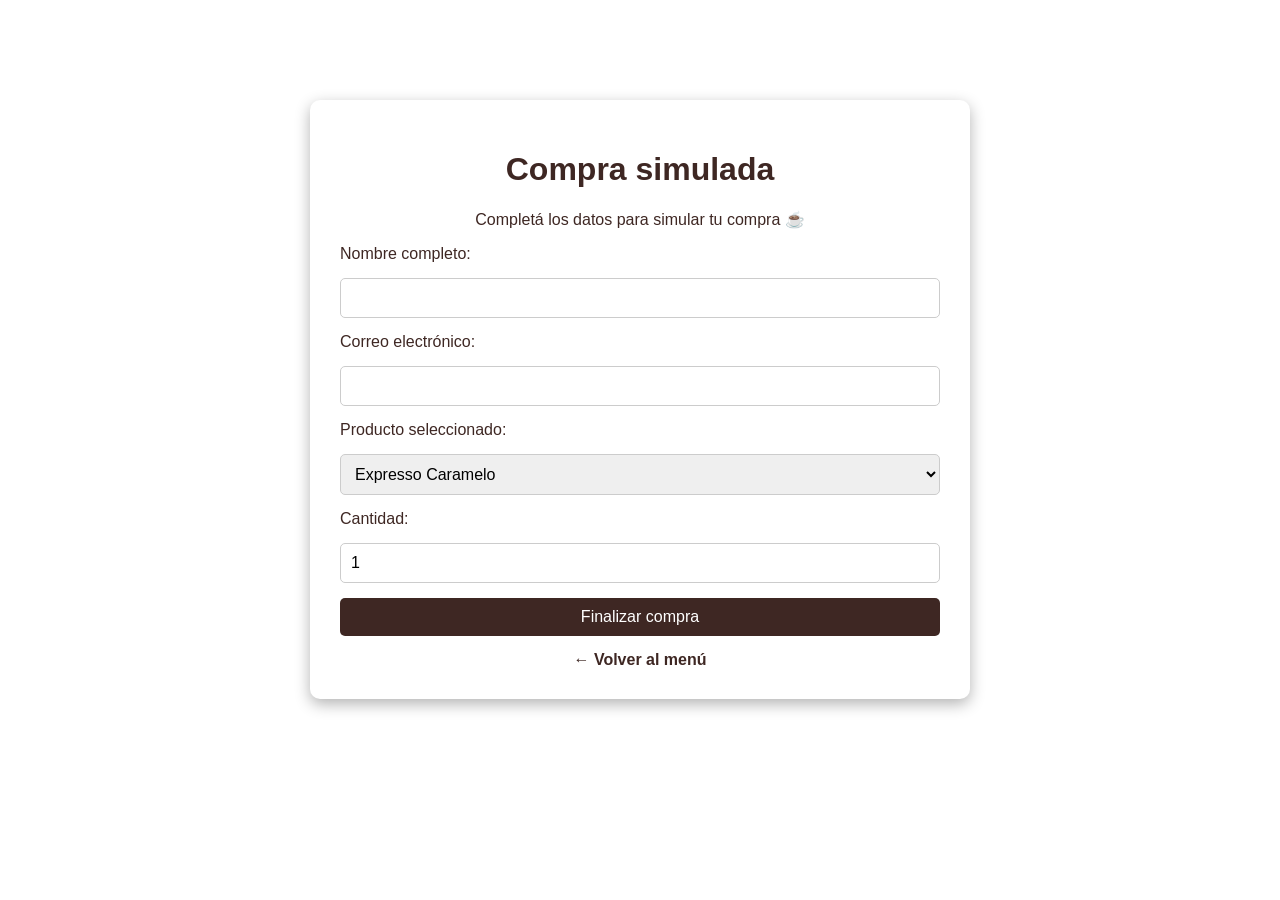
<file: comprar.html>
<!DOCTYPE html>
<html lang="es">
<head>
  <meta charset="UTF-8">
  <meta name="viewport" content="width=device-width, initial-scale=1.0">
  <title>Compra de producto</title>
  <style>
    body {
      background-image: url('https://plus.unsplash.com/premium_photo-1675435646793-f6ceb239b064?ixlib=rb-4.1.0&ixid=M3wxMjA3fDB8MHxwaG90by1wYWdlfHx8fGVufDB8fHx8fA%3D%3D&auto=format&fit=crop&q=80&w=870');
  background-size: cover;        /* Hace que la imagen cubra toda la pantalla */
  background-position: center;   /* Centra la imagen */
  background-repeat: no-repeat;  /* Evita que se repita */
  background-attachment: fixed;  /* Hace que quede fija al hacer scroll */
  font-family: Arial, sans-serif;
  color: #3e2723;
  margin: 0;
  padding: 0;
    }

    .container {
      max-width: 600px;
      margin: 100px auto;
      background-color: white;
      padding: 30px;
      border-radius: 10px;
      box-shadow: 0 5px 15px rgba(0,0,0,0.3);
      text-align: center;
    }

    h1 {
      color: #3e2723;
    }

    form {
      display: flex;
      flex-direction: column;
      gap: 15px;
      text-align: left;
    }

    input, select, button {
      padding: 10px;
      font-size: 1rem;
      border: 1px solid #ccc;
      border-radius: 5px;
    }

    button {
      background-color: #3e2723;
      color: #fff;
      border: none;
      cursor: pointer;
    }

    button:hover {
      background-color: #5d4037;
    }

    a {
      display: inline-block;
      margin-top: 15px;
      text-decoration: none;
      color: #3e2723;
      font-weight: bold;
    }
  </style>
</head>
<body>
  <div class="container">
    <h1>Compra simulada</h1>
    <p>Completá los datos para simular tu compra ☕</p>

    <form action="confirmacion.html" method="get">
      <label>Nombre completo:</label>
      <input type="text" name="nombre" required>

      <label>Correo electrónico:</label>
      <input type="email" name="email" required>

      <label>Producto seleccionado:</label>
      <select name="producto" required>
        <option value="expresso">Expresso Caramelo</option>
        <option value="latte">Latte de Canela</option>
        <option value="mocaccino">Mocaccino</option>
        
      </select>

      <label>Cantidad:</label>
      <input type="number" name="cantidad" min="1" value="1" required>

      <button type="submit">Finalizar compra</button>
    </form>

    <a href="index.html">← Volver al menú</a>
  </div>
</body>
</html>
</file>
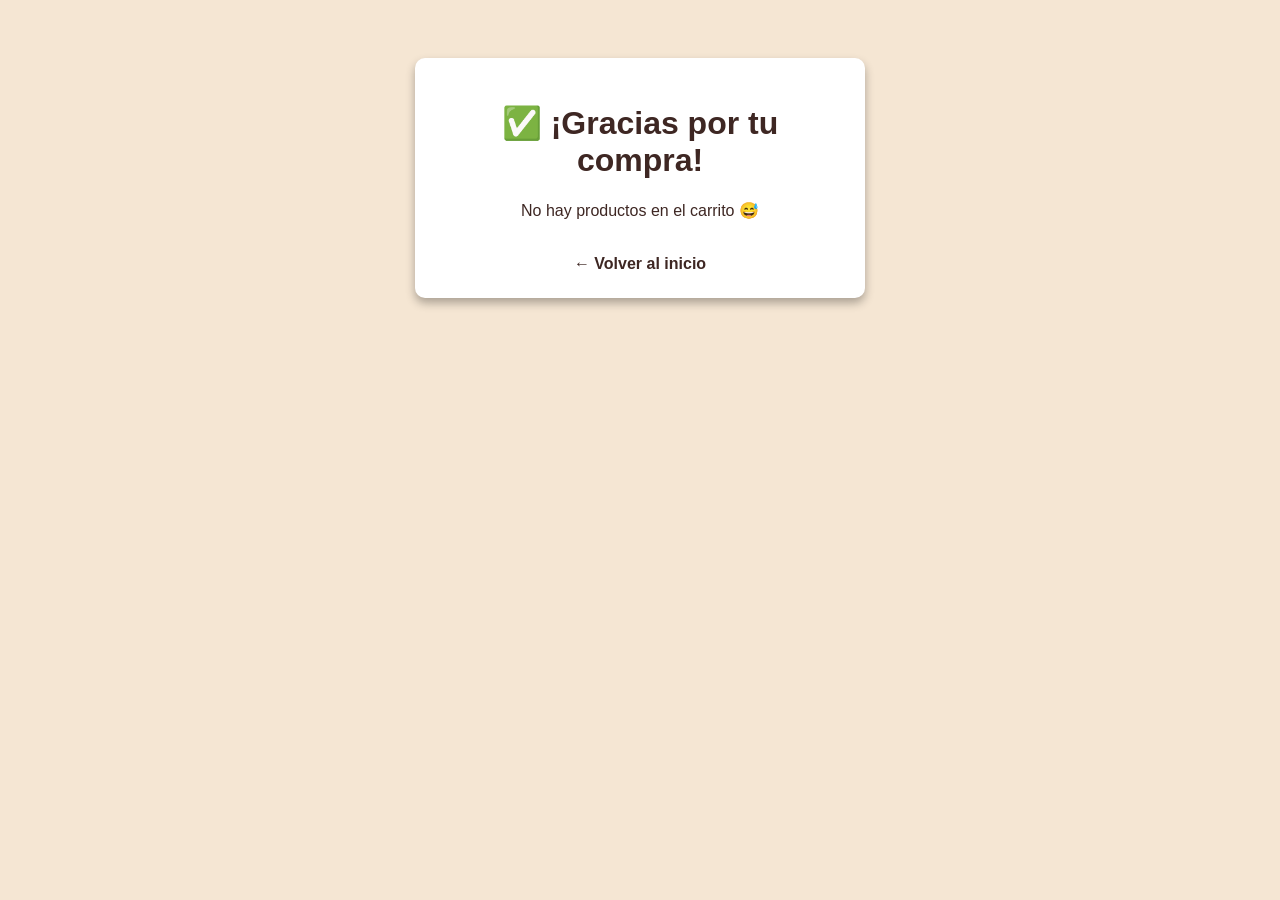
<file: confirmacion.html>
<!DOCTYPE html>
<html lang="es">
<head>
  <meta charset="UTF-8">
  <title>Compra confirmada</title>

  <style>
  body {
  background-color: #f5e6d3;
  font-family: Arial, sans-serif;
  text-align: center;
  padding: 50px 15px; /* menos padding en celu */
  color: #3e2723;
}

.box {
  background-color: white;
  padding: 25px;
  margin: 0 auto;
  width: 100%;
  max-width: 400px; /* 👈 clave: en compu queda igual */
  border-radius: 10px;
  box-shadow: 0 5px 10px rgba(0,0,0,0.3);
}

a {
  text-decoration: none;
  color: #3e2723;
  font-weight: bold;
  display: inline-block;
  margin-top: 15px;
}

ul {
  text-align: left;
  margin-top: 20px;
  padding-left: 20px;
}

/* 📱 CELULAR */
@media (max-width: 768px) {

  .box {
    padding: 20px;
  }

  h1 {
    font-size: 1.5rem;
  }

  p, li, h3 {
    font-size: 0.95rem;
  }
}
  </style>
</head>

<body>

  <div class="box">
    <h1>✅ ¡Gracias por tu compra!</h1>
    <p id="mensaje">Tu pedido ha sido registrado.</p>

    <ul id="lista"></ul>
    <h3 id="total"></h3>

    <a href="index.html">← Volver al inicio</a>
  </div>

  <script>
    let carrito = JSON.parse(localStorage.getItem("carrito")) || [];

    let lista = document.getElementById("lista");
    let total = 0;

    if (carrito.length > 0) {
      carrito.forEach(producto => {
        let li = document.createElement("li");
        li.textContent = producto.nombre + " - $" + producto.precio;
        lista.appendChild(li);

        total += producto.precio;
      });

      document.getElementById("total").textContent = "Total: $" + total;
      document.getElementById("mensaje").textContent = "Compraste " + carrito.length + " producto(s) 🎉";

      // Limpia el carrito después de mostrar
      localStorage.removeItem("carrito");

    } else {
      document.getElementById("mensaje").textContent = "No hay productos en el carrito 😅";
    }
  </script>

</body>
</html>
</file>
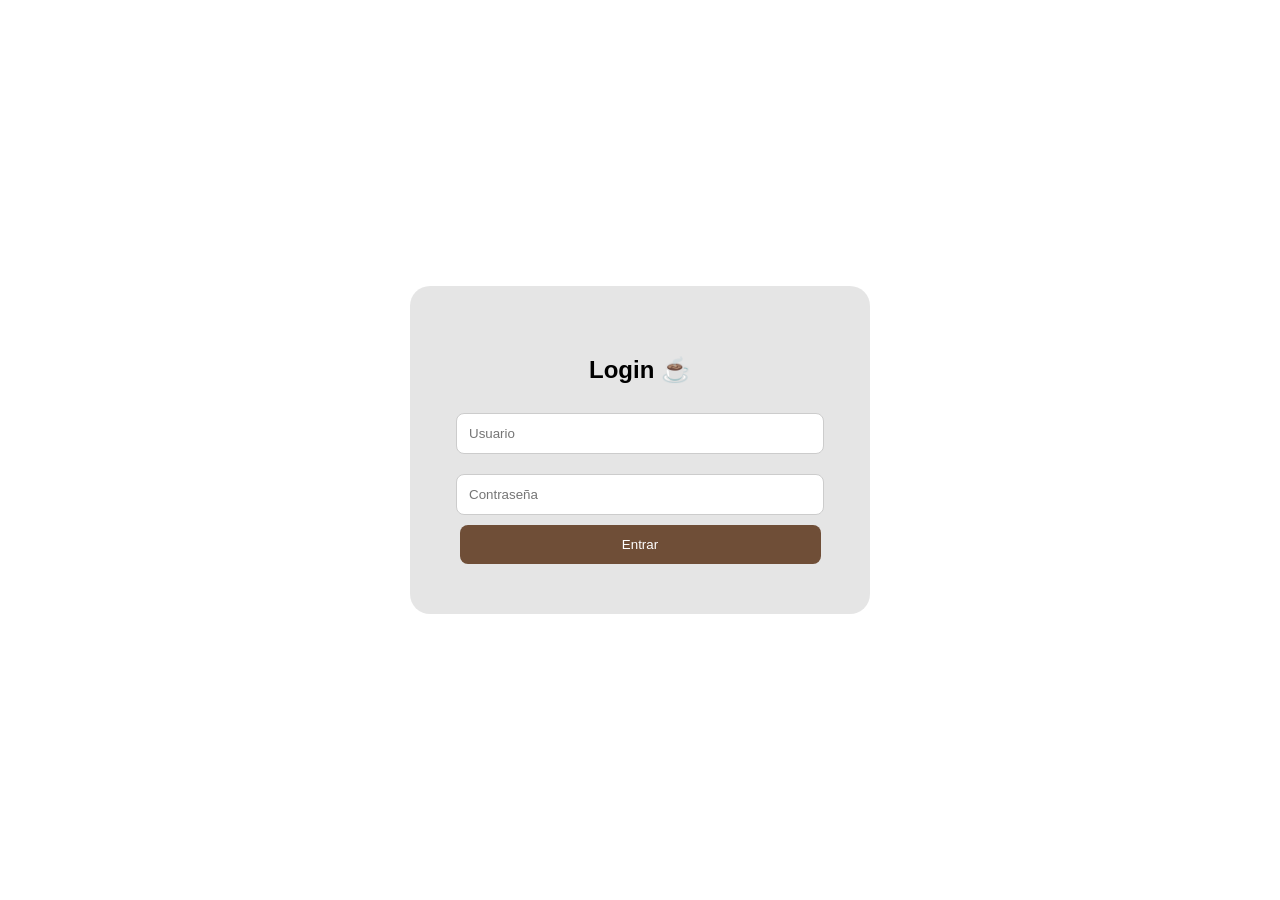
<file: login.html>
<!DOCTYPE html>
<html lang="es">
<head>
  <meta charset="UTF-8">
  <meta name="viewport" content="width=device-width, initial-scale=1.0">
  <title>Coffee Login</title>

  <style>
    body {
      margin: 0;
      font-family: 'Poppins', sans-serif;
      background-image: url('https://plus.unsplash.com/premium_photo-1675435646793-f6ceb239b064');
      background-size: cover;
      background-position: center;
      height: 100vh;
      display: flex;
      justify-content: center;
      align-items: center;
    }

    .login-box {
      background-color: rgba(219, 219, 219, 0.7);
      padding: 50px 40px;
      border-radius: 20px;
      width: 380px;
      text-align: center;
    }

    input {
      width: 90%;
      padding: 12px;
      margin: 10px 0;
      border-radius: 8px;
      border: 1px solid #ccc;
    }

    button {
      width: 95%;
      padding: 12px;
      background-color: #6f4e37;
      color: white;
      border: none;
      border-radius: 8px;
      cursor: pointer;
    }
  </style>
</head>

<body>

  <div class="login-box">
    <h2>Login ☕</h2>

    <form id="loginForm">
      <input type="text" id="usuario" placeholder="Usuario" required>
      <input type="password" id="password" placeholder="Contraseña" required>
      <button type="submit">Entrar</button>
    </form>

  </div>

  <script>
    const form = document.getElementById("loginForm");

    form.addEventListener("submit", function(e) {
      e.preventDefault();

      const usuario = document.getElementById("usuario").value;
      const password = document.getElementById("password").value;

      if (usuario === "admin" && password === "1234") {
        localStorage.setItem("logueado", "true");
        window.location.href = "index.html";
      } else {
        alert("Usuario o contraseña incorrectos");
      }
    });
  </script>

</body>
</html>
</file>
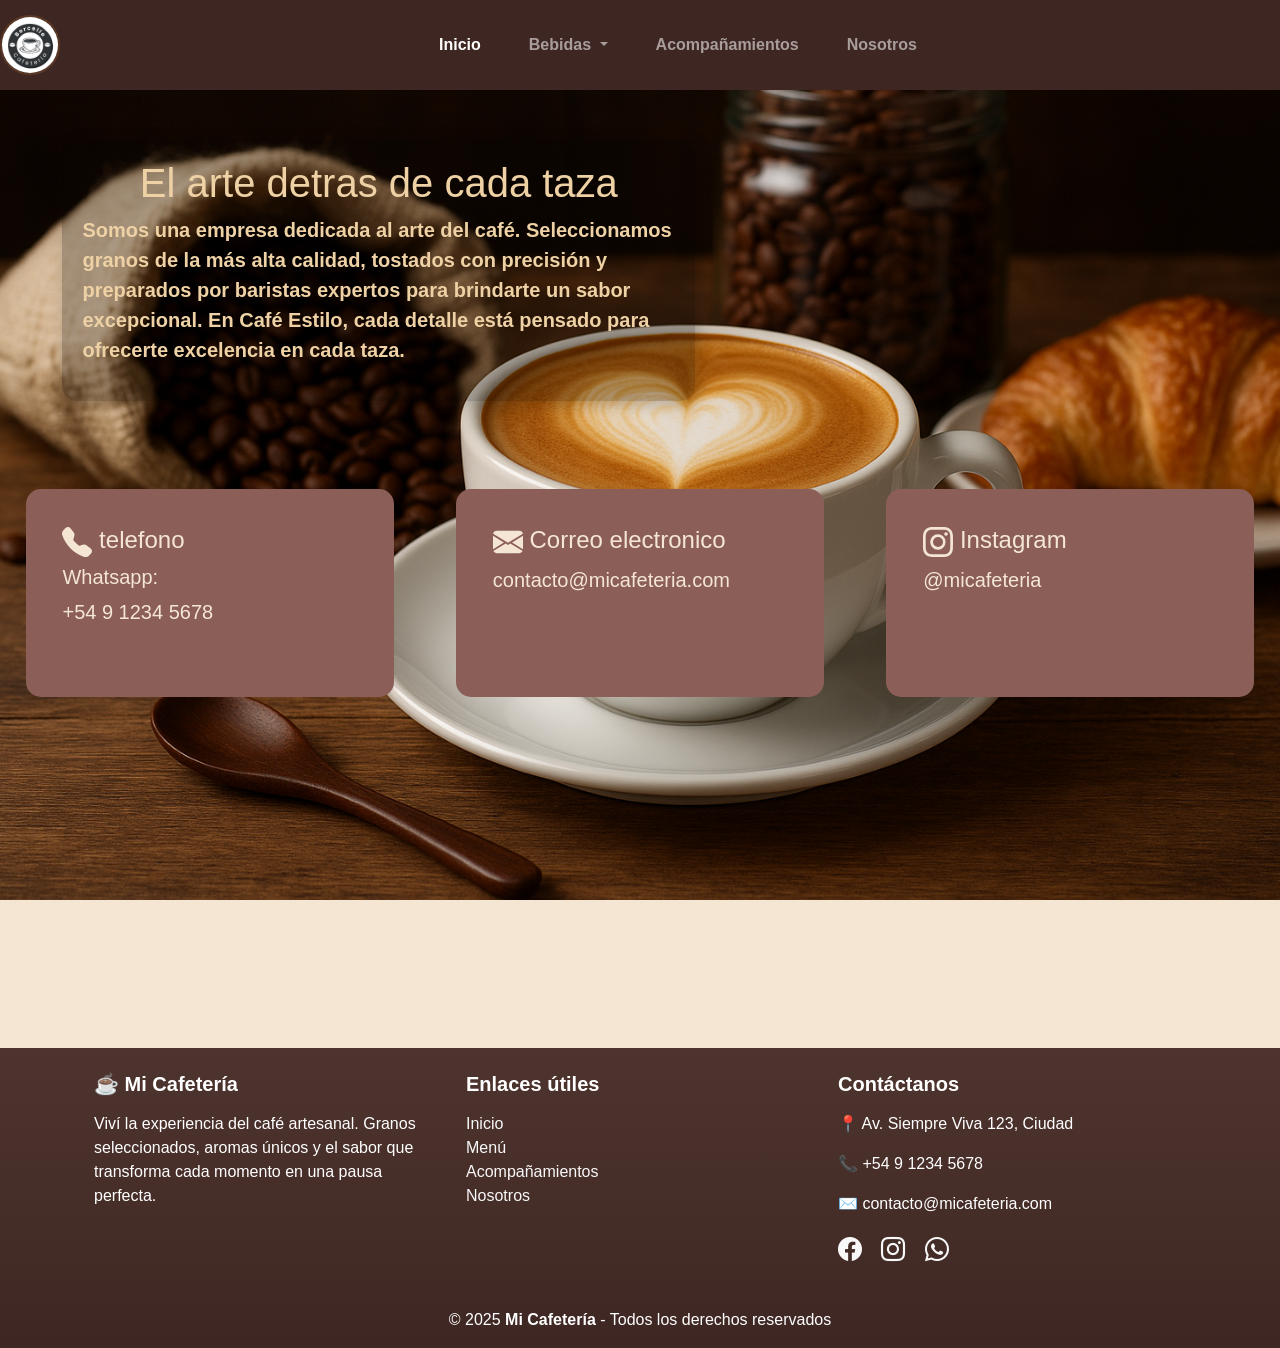
<file: nosotros.html>
<!DOCTYPE html>
<html lang="es">
<head>
  <meta charset="UTF-8">
  <meta name="viewport" content="width=device-width, initial-scale=1.0">
  <link rel="stylesheet" href="style.css">
  <link href="https://cdn.jsdelivr.net/npm/bootstrap@5.3.8/dist/css/bootstrap.min.css" rel="stylesheet" integrity="sha384-sRIl4kxILFvY47J16cr9ZwB07vP4J8+LH7qKQnuqkuIAvNWLzeN8tE5YBujZqJLB" crossorigin="anonymous">
  <script src="https://cdn.jsdelivr.net/npm/bootstrap@5.3.8/dist/js/bootstrap.bundle.min.js" integrity="sha384-FKyoEForCGlyvwx9Hj09JcYn3nv7wiPVlz7YYwJrWVcXK/BmnVDxM+D2scQbITxI" crossorigin="anonymous"></script>
  <title>Nosotros</title>
  <link rel="shortcut icon" href="img/icon.png" type="image/x-icon">
</head>
<body>
  

 
<nav class="navbar navbar-expand-lg navbar-dark fixed-top" style="background-color: #3e2723; height: 10vh;">

    
    <!-- Logo -->
<a class="navbar-brand fw-bold" href="index.html">
  <img src="imagenes/logo2.jpg" alt="Logo" class="logo-navbar">
</a>

    <!-- Botón responsive -->
    <button class="navbar-toggler" type="button" data-bs-toggle="collapse" 
            data-bs-target="#navbarNav" aria-controls="navbarNav" 
            aria-expanded="false" aria-label="Toggle navigation">
      <span class="navbar-toggler-icon"></span>
    </button>

   <div class="collapse navbar-collapse justify-content-center" id="navbarNav">
      <ul class="navbar-nav">
        <li class="nav-item mx-3">
          <a class="nav-link active fw-bold" aria-current="page" href="index.html">Inicio</a>
        </li>

        <li class="nav-item dropdown mx-3">
          <a class="nav-link fw-bold dropdown-toggle " href="" role="button" data-bs-toggle="dropdown" aria-expanded="false">
            Bebidas
          </a>
          <ul class="dropdown-menu dropdown-menu-brown">
            <li><a class="dropdown-item" href="bebidasFrias.html"> Bebidas Frías</a></li>
            <li><a class="dropdown-item" href="bebidasCalientes.html"> Bebidas Calientes</a></li>
          </ul>
        </li>

        <li class="nav-item mx-3">
          <a class="nav-link fw-bold" href="Acompañamientos.html">Acompañamientos</a>
        </li>

        <li class="nav-item mx-3">
          <a class="nav-link fw-bold" href="nosotros.html">Nosotros</a>
        </li>
       
      </ul>
    </div>
  </div>
</nav>

<div id="todo"> 

  <div class="caja"><!--- primer caja-->
    <div id="descripcion">
      <h1>El arte detras de cada taza</h1>
      <p> Somos una empresa dedicada al arte del café. Seleccionamos granos de la más alta calidad, tostados con precisión y preparados por baristas expertos para brindarte un sabor excepcional. En Café Estilo, cada detalle está pensado para ofrecerte excelencia en cada taza.</p></div> 
    <div id="imagen"><img></div>
  </div>

 <div class="caja tarjetas"><!-- segunda caja-->

    <div class="tarjeta">
        <h4><svg xmlns="http://www.w3.org/2000/svg" width="30" height="30" fill="currentColor" class="bi bi-telephone-fill" viewBox="0 0 16 16">
  <path fill-rule="evenodd" d="M1.885.511a1.745 1.745 0 0 1 2.61.163L6.29 2.98c.329.423.445.974.315 1.494l-.547 2.19a.68.68 0 0 0 .178.643l2.457 2.457a.68.68 0 0 0 .644.178l2.189-.547a1.75 1.75 0 0 1 1.494.315l2.306 1.794c.829.645.905 1.87.163 2.611l-1.034 1.034c-.74.74-1.846 1.065-2.877.702a18.6 18.6 0 0 1-7.01-4.42 18.6 18.6 0 0 1-4.42-7.009c-.362-1.03-.037-2.137.703-2.877z"/>
</svg> telefono</h4>
        <h5>Whatsapp: </h5>
        <p>+54 9 1234 5678</p>
    </div>

    <div class="tarjeta">
        <h4><svg xmlns="http://www.w3.org/2000/svg" width="30" height="30" fill="currentColor" class="bi bi-envelope-fill" viewBox="0 0 16 16">
  <path d="M.05 3.555A2 2 0 0 1 2 2h12a2 2 0 0 1 1.95 1.555L8 8.414zM0 4.697v7.104l5.803-3.558zM6.761 8.83l-6.57 4.027A2 2 0 0 0 2 14h12a2 2 0 0 0 1.808-1.144l-6.57-4.027L8 9.586zm3.436-.586L16 11.801V4.697z"/>
</svg> Correo electronico</h4>
        <p>contacto@micafeteria.com</p>
    </div>

    <div class="tarjeta">
      <div>
        <h4><svg xmlns="http://www.w3.org/2000/svg" width="30" height="30" fill="currentColor" class="bi bi-instagram" viewBox="0 0 16 16">
  <path d="M8 0C5.829 0 5.556.01 4.703.048 3.85.088 3.269.222 2.76.42a3.9 3.9 0 0 0-1.417.923A3.9 3.9 0 0 0 .42 2.76C.222 3.268.087 3.85.048 4.7.01 5.555 0 5.827 0 8.001c0 2.172.01 2.444.048 3.297.04.852.174 1.433.372 1.942.205.526.478.972.923 1.417.444.445.89.719 1.416.923.51.198 1.09.333 1.942.372C5.555 15.99 5.827 16 8 16s2.444-.01 3.298-.048c.851-.04 1.434-.174 1.943-.372a3.9 3.9 0 0 0 1.416-.923c.445-.445.718-.891.923-1.417.197-.509.332-1.09.372-1.942C15.99 10.445 16 10.173 16 8s-.01-2.445-.048-3.299c-.04-.851-.175-1.433-.372-1.941a3.9 3.9 0 0 0-.923-1.417A3.9 3.9 0 0 0 13.24.42c-.51-.198-1.092-.333-1.943-.372C10.443.01 10.172 0 7.998 0zm-.717 1.442h.718c2.136 0 2.389.007 3.232.046.78.035 1.204.166 1.486.275.373.145.64.319.92.599s.453.546.598.92c.11.281.24.705.275 1.485.039.843.047 1.096.047 3.231s-.008 2.389-.047 3.232c-.035.78-.166 1.203-.275 1.485a2.5 2.5 0 0 1-.599.919c-.28.28-.546.453-.92.598-.28.11-.704.24-1.485.276-.843.038-1.096.047-3.232.047s-2.39-.009-3.233-.047c-.78-.036-1.203-.166-1.485-.276a2.5 2.5 0 0 1-.92-.598 2.5 2.5 0 0 1-.6-.92c-.109-.281-.24-.705-.275-1.485-.038-.843-.046-1.096-.046-3.233s.008-2.388.046-3.231c.036-.78.166-1.204.276-1.486.145-.373.319-.64.599-.92s.546-.453.92-.598c.282-.11.705-.24 1.485-.276.738-.034 1.024-.044 2.515-.045zm4.988 1.328a.96.96 0 1 0 0 1.92.96.96 0 0 0 0-1.92m-4.27 1.122a4.109 4.109 0 1 0 0 8.217 4.109 4.109 0 0 0 0-8.217m0 1.441a2.667 2.667 0 1 1 0 5.334 2.667 2.667 0 0 1 0-5.334"/>
</svg> Instagram</h4>
      </div>
      <div>
        <p>@micafeteria</p></div>
    </div>

  </div>

  <div class="caja"><!--tercera caja---> 

    
  <iframe id="mapa" src="https://www.google.com/maps/embed?pb=!1m14!1m8!1m3!1d3284.8367603169827!2d-58.4769877!3d-34.5829968!3m2!1i1024!2i768!4f13.1!3m3!1m2!1s0x95bcb67297a7f667%3A0x90c19ad3ccd011be!2sComuna%2015%2C%20Av.%20Combatientes%20de%20Malvinas%203248%2C%20C1427%20Cdad.%20Aut%C3%B3noma%20de%20Buenos%20Aires!5e0!3m2!1ses-419!2sar!4v1720756250519!5m2!1ses-419!2sar" style="border:0;" allowfullscreen="" loading="lazy" referrerpolicy="no-referrer-when-downgrade"></iframe>
                
            
  </div>

</div>





<br>
<style>
body {
  background-color: #f5e6d3; /* color cálido de base */
  background-image: url("imagenes/portada.png"); /* fondo de café/boho */
  background-repeat: no-repeat;   /* no se repite */
  background-attachment: fixed;   /* se queda fijo al hacer scroll */
  background-size: cover;         /* ocupa todo el espacio */
  background-position: center;    /* centra la imagen */
  font-family: 'Poppins', sans-serif;
  color: #4a3b2c;
}

 .logo-navbar {
  width: 60px;           /* Tamaño pequeño */
  height: 60px;          /* Mantiene proporción cuadrada */
  border-radius: 50%;    /* Hace que sea totalmente redondo */
  object-fit: cover;     /* Ajusta la imagen dentro del círculo */
  border: 2px solid #5a3825; /* Opcional: borde color café */
}


#todo {
  display: flex;
  flex-direction: column;
  align-items: center;
  margin-top: 6%;
  width: 100%;
  font-size: 20px;
}

.caja {
  display: flex;
  align-items: center;
  justify-content: space-between;
  padding: 2%;
  width: 100%;
}

#imagen {
  width: 50%;
}

#descripcion {
  display: flex;
  flex-direction: column;
  align-items: center;
  width: 60%;
  margin: 3%;
  background-color: rgba(0, 0, 0, 0.24);
  padding: 20px;
  border-radius: 15px;
  box-shadow: 3px 3px 15px rgba(0,0,0,0.2);
  color: #eed1a4;
  font-weight: bold;
}

.tarjetas {
  display: flex;
  justify-content: space-between;
  width: 100%;
}

.tarjeta {
  width: 23rem;
  height: 13rem;
  background-color: #8B5F58;
  color: #f5e6d3;
  border-radius: 15px;
  padding: 3%;
}

#mapa {
  width: 100%;
  height: 250px;
}

/* FOOTER */
.footer {
  background: linear-gradient(180deg, #4e342e, #3e2723);
}

.enlace-footer {
  color: #f8f8f8;
  text-decoration: none;
}

.icono {
  color: #f8f8f8;
  font-size: 1.5rem;
  margin-right: 15px;
}

/* 📱 CELULAR */
@media (max-width: 768px) {

  .caja {
    flex-direction: column;
    text-align: center;
  }

  #descripcion {
    width: 90%;
    font-size: 16px;
  }

  #imagen {
    width: 100%;
  }

  .tarjetas {
    flex-direction: column;
    align-items: center;
  }

  .tarjeta {
    width: 90%;
    margin-bottom: 15px;
  }

  .navbar-collapse {
    background-color: #3e2723;
    padding: 15px;
    border-radius: 10px;
  }

} 
</style>
<footer class="footer text-white">
  <div class="container p-4">
    <div class="row align-items-start">

      <!-- Acerca de -->
      <div class="col-lg-4 col-md-6 mb-4 mb-md-0">
        <h5 class="fw-bold mb-3">☕ Mi Cafetería</h5>
        <p>
          Viví la experiencia del café artesanal.  
          Granos seleccionados, aromas únicos y el sabor  
          que transforma cada momento en una pausa perfecta.  
        </p>
      </div>

     <div class="col-lg-4 col-md-6 mb-4 mb-md-0">
        <h5 class="fw-bold mb-3">Enlaces útiles</h5>
        <ul class="list-unstyled">
          <li><a href="index.html" class="enlace-footer">Inicio</a></li>
          <li><a href="index.html" class="enlace-footer">Menú</a></li>
          <li><a href="Acompañamientos.html" class="enlace-footer">Acompañamientos</a></li>
          <li><a href="nosotros.html" class="enlace-footer">Nosotros</a></li>
        </ul>
      </div>

      <!-- Contacto -->
      <div class="col-lg-4 col-md-12 mb-4 mb-md-0">
        <h5 class="fw-bold mb-3">Contáctanos</h5>
        <p>📍 Av. Siempre Viva 123, Ciudad</p>
        <p>📞 +54 9 1234 5678</p>
        <p>✉️ contacto@micafeteria.com</p>

        <div class="redes">
          <a href="#" class="icono"><i class="bi bi-facebook"></i></a>
          <a href="#" class="icono"><i class="bi bi-instagram"></i></a>
          <a href="#" class="icono"><i class="bi bi-whatsapp"></i></a>
        </div>
      </div>

    </div>
  </div>

  <!-- Derechos reservados -->
  <div class="text-center p-3 derechos">
    © 2025 <strong>Mi Cafetería</strong> - Todos los derechos reservados
  </div>
</footer>

<!-- Iconos Bootstrap -->
<link rel="stylesheet" href="https://cdn.jsdelivr.net/npm/bootstrap-icons@1.11.1/font/bootstrap-icons.css">



</body>
</html>
</file>
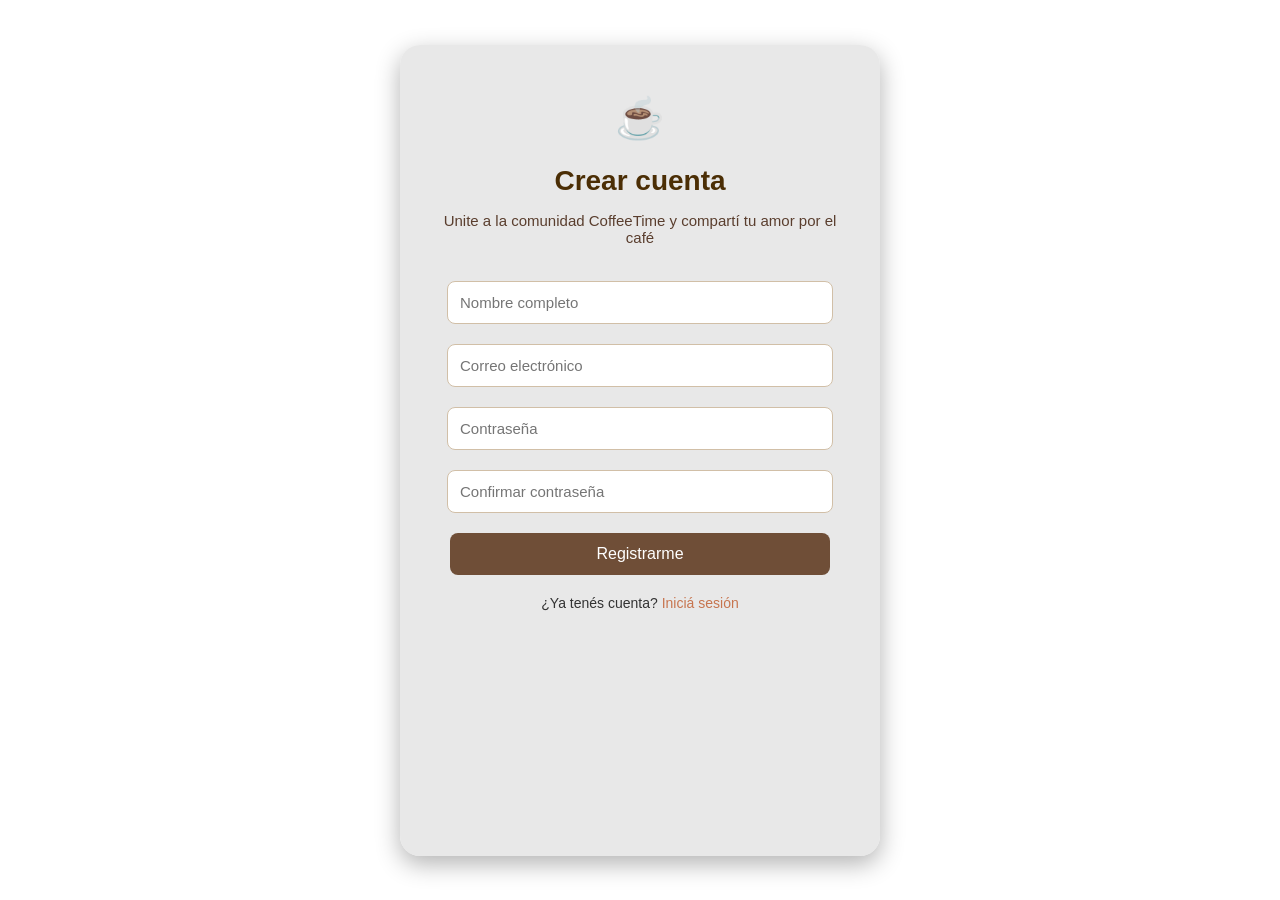
<file: registro.html>
<!DOCTYPE html>
<html lang="es">
<head>
  <meta charset="UTF-8">
  <meta name="viewport" content="width=device-width, initial-scale=1.0">
  <title>Registro - CoffeeTime</title>
  <style>
     body {
      margin: 0;
      font-family: 'Poppins', sans-serif;
       background-image: url('https://plus.unsplash.com/premium_photo-1675435646793-f6ceb239b064?ixlib=rb-4.1.0&ixid=M3wxMjA3fDB8MHxwaG90by1wYWdlfHx8fGVufDB8fHx8fA%3D%3D&auto=format&fit=crop&q=80&w=870');
      background-size: cover;
      background-position: center;
      height: 100vh;
      display: flex;
      justify-content: center;
      align-items: center;
      backdrop-filter: blur(2px);
    }

    .register-box {
    background-color: rgba(219, 219, 219, 0.644);
      padding: 50px 40px;
      border-radius: 20px;
      width: 400px;
      text-align: center;
      height: 79vh;
      box-shadow: 0 8px 25px rgba(0,0,0,0.3);
      animation: fadeIn 1s ease-in-out;
    }

    @keyframes fadeIn {
      from { opacity: 0; transform: scale(0.9); }
      to { opacity: 1; transform: scale(1); }
    }

    h2 {
      color: #4b2e05;
      margin-bottom: 10px;
      font-size: 28px;
    }

    .coffee-icon {
      font-size: 40px;
      margin-bottom: 10px;
    }

    p {
      color: #5a3e2e;
      margin-bottom: 25px;
      font-size: 15px;
    }

    input {
      width: 90%;
      padding: 12px;
      margin: 10px 0;
      border: 1px solid #d1bfa7;
      border-radius: 8px;
      font-size: 15px;
    }

    button {
      width: 95%;
      padding: 12px;
      background-color: #6f4e37;
      color: white;
      border: none;
      border-radius: 8px;
      cursor: pointer;
      font-size: 16px;
      font-weight: 600;
      margin-top: 10px;
      transition: 0.3s;
    }

    button:hover {
      background-color: #8b5e3c;
      transform: scale(1.05);
    }

    a {
      color: #ffffff;
      text-decoration: none;
      font-weight: 500;
    }

    a:hover {
      text-decoration: underline;
    }

    .login-link {
      margin-top: 20px;
      font-size: 14px;
      color: #333;
    }

    .register-box:hover {
      box-shadow: 0 10px 30px rgba(111, 78, 55, 0.5);
    }
  </style>
</head>
<body>

  <div class="register-box">
    <div class="coffee-icon">☕</div>
    <h2>Crear cuenta</h2>
    <p>Unite a la comunidad CoffeeTime y compartí tu amor por el café</p>

   
      <input type="text" placeholder="Nombre completo" required><br>
      <input type="email" placeholder="Correo electrónico" required><br>
      <input type="password" placeholder="Contraseña" required><br>
      <input type="password" placeholder="Confirmar contraseña" required><br>
      <button type="submit" href="index.html"><a href="index.html">Registrarme</a></button>
   
    <div class="login-link" >
      ¿Ya tenés cuenta? <a href="login.html"  style="color: #c7754f;">Iniciá sesión</a>
    </div>
  </div>

</body>
</html>
</file>
<file: style.css>
/* 🔽 FIX MENÚ MOBILE */
@media (max-width: 991px) {
  .navbar-collapse {
    background-color: rgba(62, 39, 35, 0.95); /* fondo marrón oscuro */
    padding: 15px;
    border-radius: 10px;
    margin-top: 10px;
  }

  .navbar-nav .nav-link {
    color: #f5e6d3 !important; /* color claro */
    text-align: center;
    padding: 10px;
  }

  .navbar-nav .nav-link:hover {
    background-color: rgba(255,255,255,0.1);
    border-radius: 5px;
  }

  .dropdown-menu {
    background-color: #3e2723;
    border: none;
    text-align: center;
  }

  .dropdown-item {
    color: #f5e6d3;
  }

  .dropdown-item:hover {
    background-color: #5a3825;
    color: white;
  }
}
</file>
